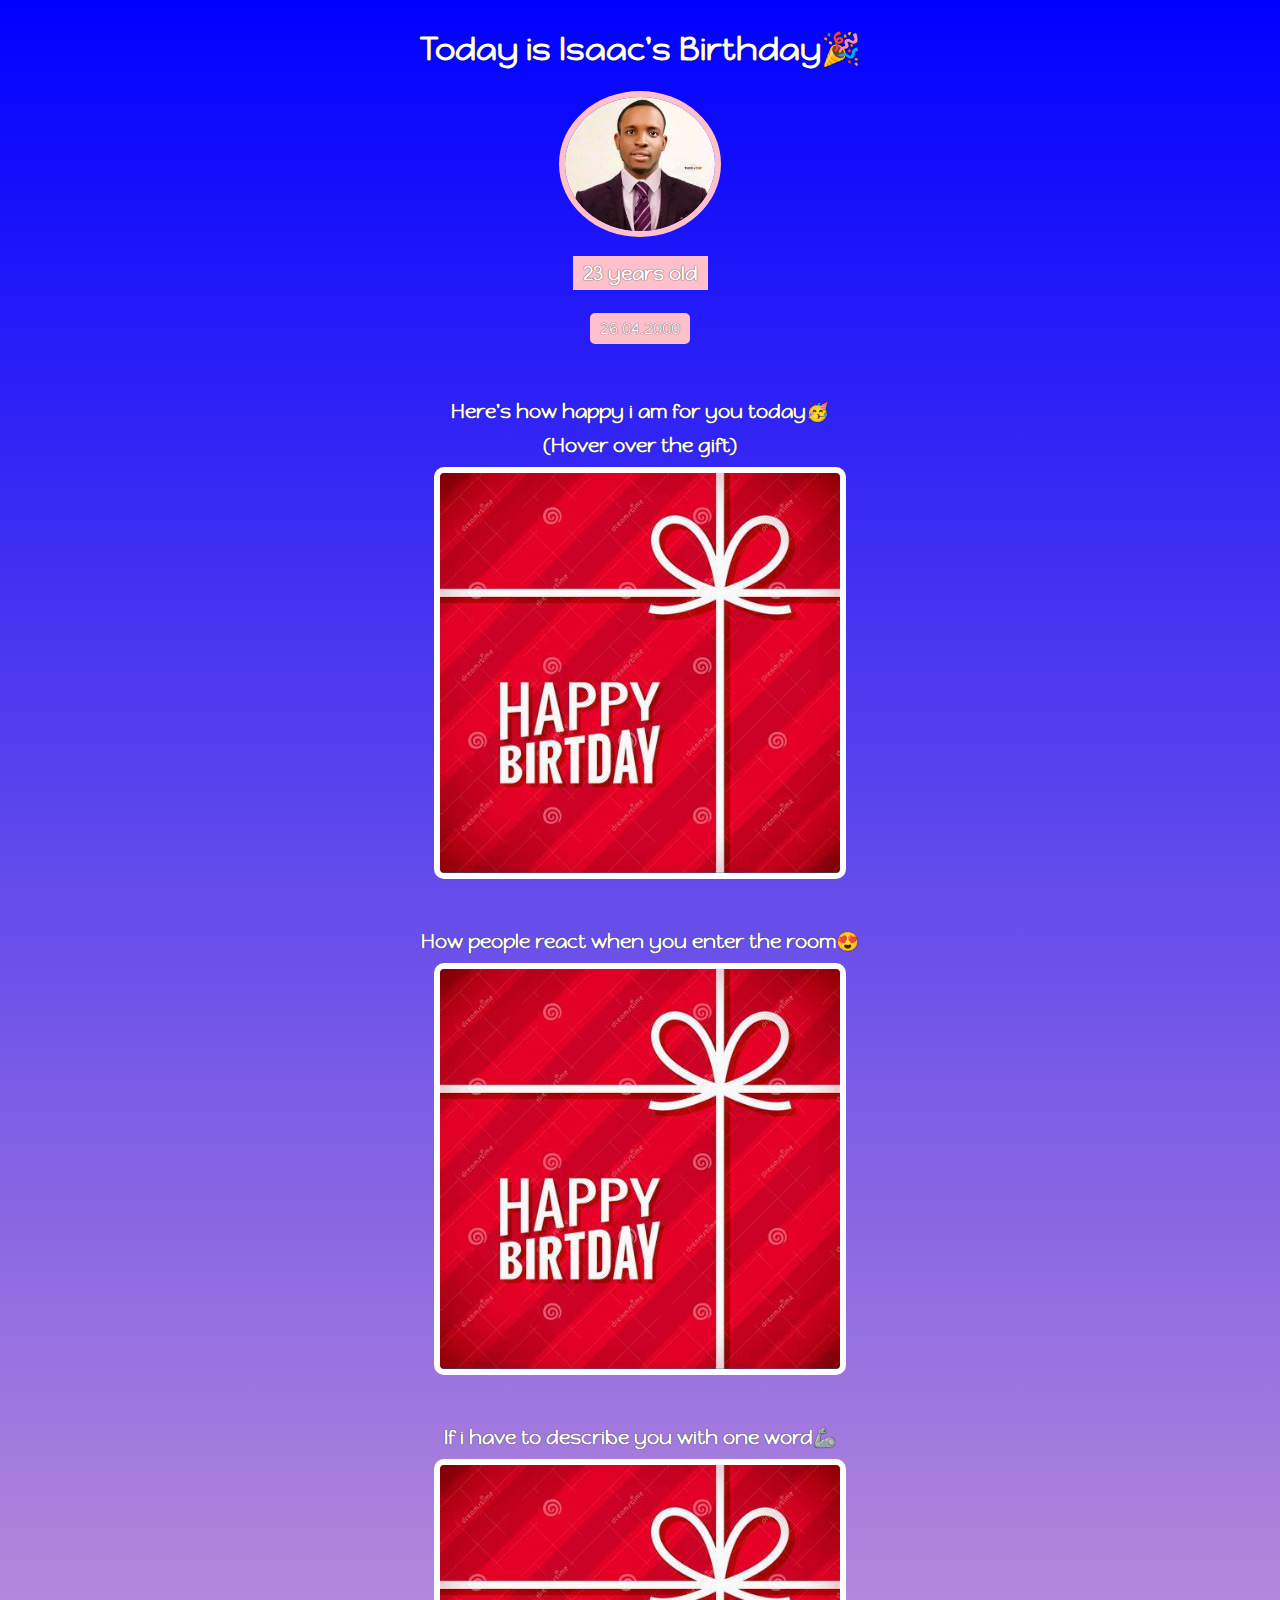
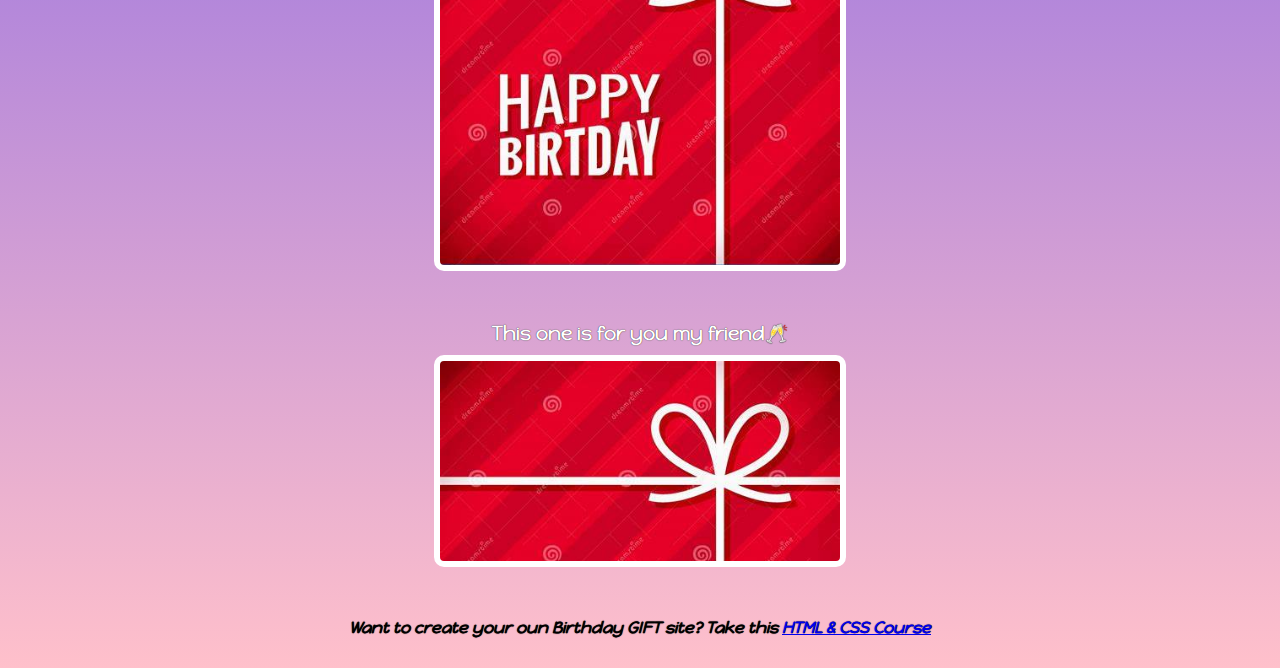
<file: birthday_website/index.html>
<!DOCTYPE html>
<html lang="en">
<head>
    
    <meta charset="UTF-8">
    <meta name="viewport" content="width=device-width, initial-scale=1.0">
    <link rel="stylesheet" href="style.css">
    <link rel="preconnect" href="https://fonts.googleapis.com">
<link rel="preconnect" href="https://fonts.gstatic.com" crossorigin>
<link href="https://fonts.googleapis.com/css2?family=Happy+Monkey&family=Orbitron&display=swap" rel="stylesheet">
    <title>Birthday</title>
</head>
<body>
    <div id="header">
        <h1>Today is Isaac's Birthday🎉</h1>

    <img src="images/isaac.jpg" alt="image of isaac looking at the camera in a suit" id="img-logo">
    <h3 id="bday-age">23 years old</h3>
    <p id="bday-time">26.04.2000</p>
    </div>
    <div class="gift-section">
        <h3 class="gift-title">Here's how happy i am for you today🥳</h3>
        <h3 id="gift-hints">(Hover over the gift)</h3>
        <div class="gift-image" id="gift-1"></div>
    </div>
    <div class="gift-section">
        <h3 class="gift-title">How people react when you enter the room😍</h3>
        <div class="gift-image" id="gift-2"></div>
    </div>
    <div class="gift-section">
        <h3 class="gift-title">If i have to describe you with one word🦾</h3>
        <div class="gift-image" id="gift-3"></div>
    </div>
    <div class="gift-section">
        <h3 class="gift-title">This one is for you my friend🥂</h3>
        <div class="gift-image" id="gift-4"></div>
        <footer>
            <p id="footer">Want to create your oun Birthday GIFT site?
            Take this <a href="https://www.youtube.com/watch?v=a_iQb1lnAEQ&t=13530s" target="_blank" >HTML & CSS Course</a>
        </p>
        </footer>
    </div>
</body>
</html>
</file>
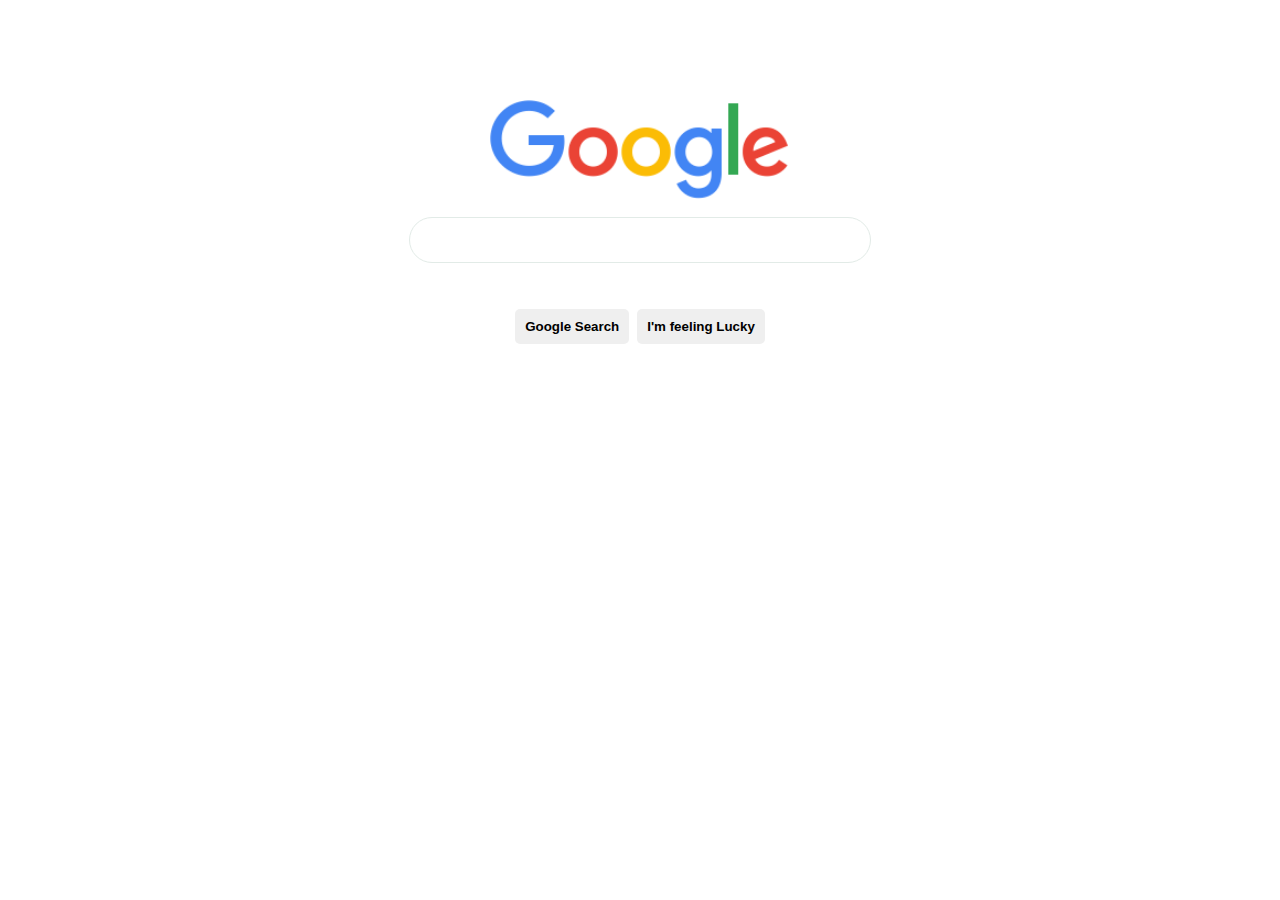
<file: google.html>
<!DOCTYPE html>
<html lang="en">
<head>
    <meta charset="UTF-8">
    <meta name="viewport" content="width=device-width, initial-scale=1.0">
    <title>Google.com</title>
    <link rel="stylesheet" href="style.css">
</head>
<body>

    <div class="main">

         
                <img class="logo-image" src="google.png" alt="">

            
                 <form action="" method="POST">
            
                <p><input class="search-input" type="text"></p>

                <div class="niv-wrapper">

                    <button class="btn" type="submit">Google Search</button>
                <button class="btn">I'm feeling Lucky</button>

                </div>
                
    

       
       
    
        </form>

        
    </div>
           

    
</body>
</html>
</file>
<file: birthday_website/style.css>
body {

  text-align: center;
  font-family: 'Happy Monkey', cursive;
  background: linear-gradient(blue, pink);

color: #fff;
}
#img-logo {
    width: 150px;
    border-radius: 50%;
    border: 6px solid pink;
}
h1, h3, p {
    text-shadow: 0 0 1px black;
}
#bday-age {
    background: pink;
    padding: 5px 10px;

}
 #bday-time{
    background: pink;
    padding: 5px 10px;
    border-radius: 5px;
    border-bottom: 10px;
    margin: 5px 0px 5px;
}

#header {
    display: flex;
    flex-direction: column;
    justify-content: center;
    align-items: center;
}
.gift-section {
    margin-top: 50px;
}

.gift-title{
    margin: 10px;
}
#gift-hints {
margin: 0px 0 10px;
}
.gift-image{
    height:400px ;
    width: 400px;
    background: url("images/bday.jpg");
    background-size: cover;
    margin: 0% auto;
    
    border: 6px solid white;
    border-radius:  10px;
}
#gift-1:hover{
    background: url("https://media.giphy.com/media/fEepCCPxhiEggTuXvn/giphy.gif");
}
#gift-2:hover{
    background: url("https://media.giphy.com/media/KWRjfFe4x7nwyh9GlX/giphy.gif");
}
#gift-3:hover {
    background: url("https://media.giphy.com/media/K5YC2HXUjUPjDM3kjj/giphy.gif");
}
#gift-4 {
  height: 200px;
}
#gift-4:hover{
    background: url("https://media.giphy.com/media/8Iv5lqKwKsZ2g/giphy.gif");
}
#footer {
    font-style: italic;
    font-weight: bold;
    color: black;
    margin: 50px 0 30px;
}
</file>
<file: style.css>
.main {
    margin-top: 100px;
}
.niv-wrapper {
    display: flex;
    justify-content: center;
}

.search-input {
   
    display: block;
    width: 400px;
    margin-right: auto;
    margin-left: auto;
    padding-top: 10px;
    padding-bottom: 10px;
    padding-left: 30px;
    padding-right: 30px;
    border: 1px solid rgb(226, 235, 231);
    border-radius:24px;
    line-height: 24px;

    

    
}
.logo-image{
   margin-bottom: 20p;
    display: block;
    width: 300px;
    margin-right: auto;
    margin-left: auto;
    
}
.btn {
    cursor: pointer;
    margin-left: 4px;
    margin-right: 4px;
   font-size: 14;
   font-weight: bold;
   
    margin-top: 30px;
    padding-left: 10px;
    padding-right: 10px;
    padding-bottom: 10px;
    padding-top: 10px;
    border: 0.1px solid;
    border-radius: 5px;
    border: 0;



}
</file>
